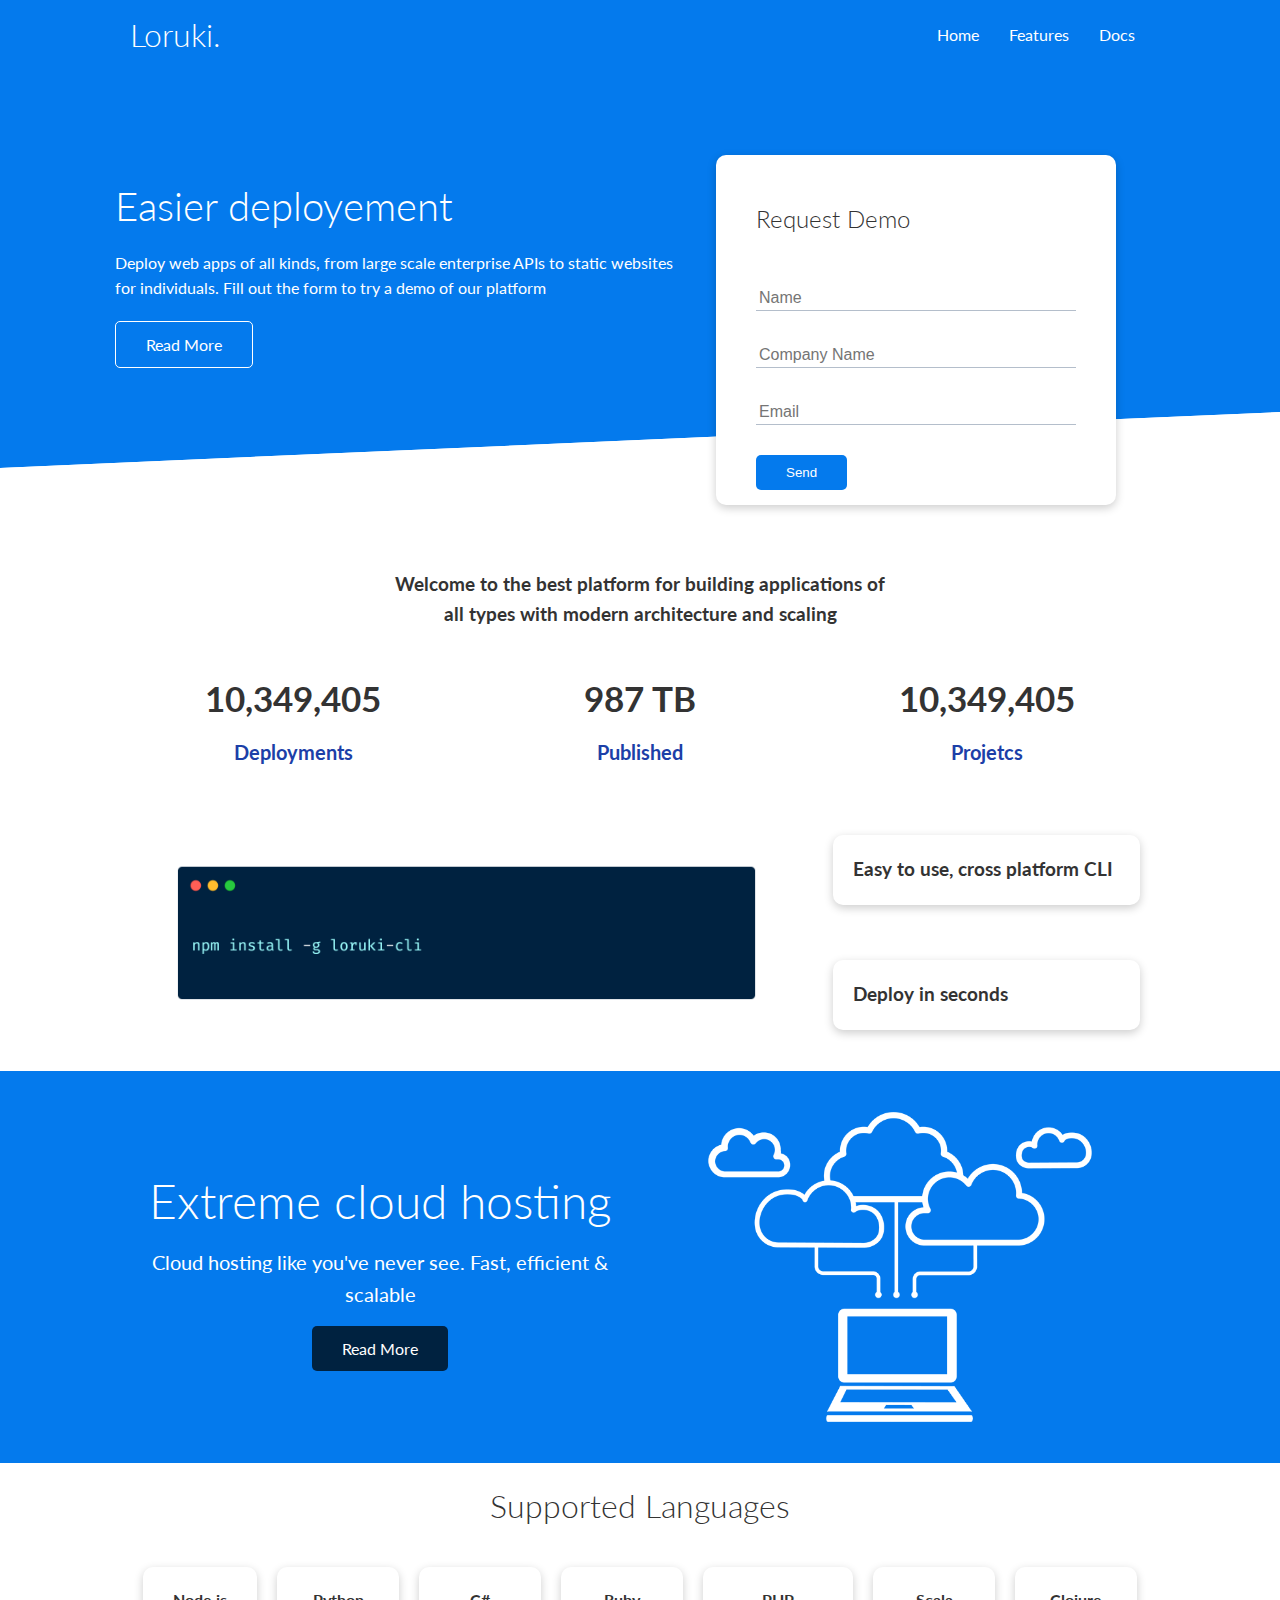
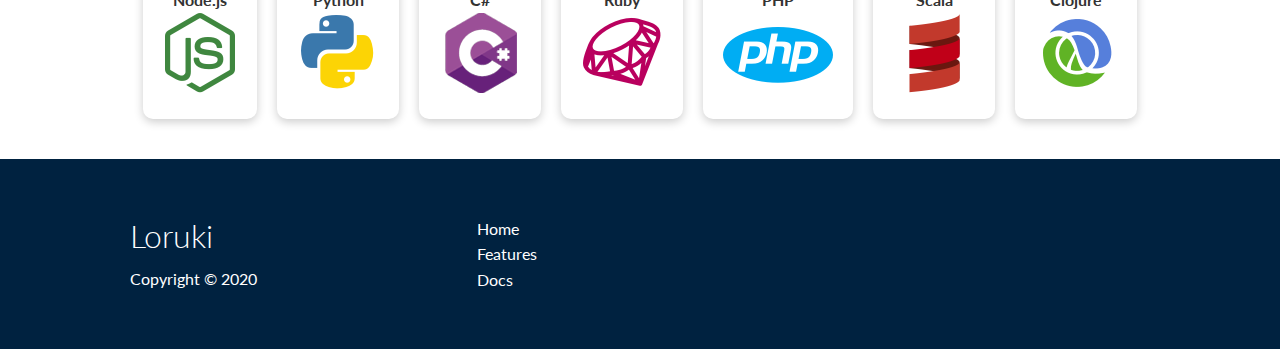
<file: index.html>
<!DOCTYPE html>
<html lang="en">
<head>
    <meta charset="UTF-8">
    <meta http-equiv="X-UA-Compatible" content="IE=edge">
    <meta name="viewport" content="width=device-width, initial-scale=1.0">
    <link rel="stylesheet" href="https://cdnjs.cloudflare.com/ajax/libs/font-awesome/6.1.1/css/all.min.css" integrity="sha512-KfkfwYDsLkIlwQp6LFnl8zNdLGxu9YAA1QvwINks4PhcElQSvqcyVLLD9aMhXd13uQjoXtEKNosOWaZqXgel0g==" crossorigin="anonymous" referrerpolicy="no-referrer" />
    <link rel="stylesheet" href="css/utilities.css"></link>
    <link rel="stylesheet" href="css/style.css"></link>
    <title>Loruki | Cloud Hosting for Everyone</title>
</head>
<body>
    <!--Nav Bar-->
    <div class="navbar">
        <div class="container flex">
            <h1 class="logo">Loruki.</h1>
            <nav>
                <ul>
                    <li><a href="index.html">Home</a></li>
                    <li><a href="features.html">Features</a></li>
                    <li><a href="docs.html">Docs</a></li>
                </ul>
            </nav>
        </div>
    </div>

    <!-- Showcase -->
    <section class="showcase">
        <div class="container grid">
            <div class="showcase-text">
                <h1>Easier deployement</h1>
                <p>Deploy web apps of all kinds, from large scale enterprise APIs to static websites for individuals. Fill out the form to try a demo of our platform</p>
                <a href="features.html" class="btn btn-outline">Read More</a>
            </div>
            
            <div class="showcase-form card">
                <h2>Request Demo</h2>
                 <form name="contact" netlify-honeypot="bot-field" method="POST" data-netlify="true">
                    <input type="hidden" name="form-name" value="contact">
                    <p class="hidden">
                        <label>Don’t fill this out if you're human: <input name="bot-field" /></label>
                      </p>
                    <div class="form-control">
                        <input type="text" name="name" placeholder="Name" required>
                    </div>
                    <div class="form-control">
                        <input type="text" name="company" placeholder="Company Name" required>
                    </div>
                    <div class="form-control">
                        <input type="email" name="email" placeholder="Email" required>
                    </div>
                    <input type="submit" value="Send" class="btn btn-primary">
                </form>
            </div>
        </div>

        
    </section>

    <!-- Stats -->
    <section class="stats">
        <div class="container">
            <h3 class="stats-heading text-center my-1">
                Welcome to the best platform for building applications of all types with modern architecture and scaling
            </h3>

            <div class="grid grid-3 text-center my-4">
                <div>
                    <i class="fas fa-server fa-3x"></i>
                    <h3>10,349,405</h3>
                    <p class="text-secondary">Deployments</p>
                </div>
                <div>
                    <i class="fas fa-upload fa-3x"></i>
                    <h3>987 TB</h3>
                    <p class="text-secondary">Published</p>
                </div>
                <div>
                    <i class="fas fa-project-diagram fa-3x"></i>
                    <h3>10,349,405</h3>
                    <p class="text-secondary">Projetcs</p>
                </div>
            </div>


        </div>
    </section>

    <!-- Cli -->
    <section class="cli">
        <div class="container grid">
            <img src="images/cli.png" alt="">
        <div class="card">
            <h3>Easy to use, cross platform CLI</h3>
        </div>
        <div class="card">
            <h3>Deploy in seconds</h3>
        </div>
        </div>
    </section>

    <!-- Cloud -->
    <section class="cloud bg-primary my-2 py-2">
        <div class="container grid">
            <div class="text-center">
                <h2 class="lg">Extreme cloud hosting</h2>
                <p class="lead my-1">Cloud hosting like you've never see. Fast, efficient & scalable</p>
                <a href="features.html" class="btn btn-dark">Read More</a>
            </div>
            <img src="images/cloud.png" alt="">
        </div>

    </section>

    <!-- Languages -->
    <section class=" languages">
        <h2 class="md text-center my-2">
            Supported Languages
        </h2>
        <div class="container flex">
            <div class="card">
                <h4>Node.js</h4>
                <img src="images/logos/node.png" alt="">
            </div>
            <div class="card">
                <h4>Python</h4>
                <img src="images/logos/python.png" alt="">
              </div>
              <div class="card">
                <h4>C#</h4>
                <img src="images/logos/csharp.png" alt="">
              </div>
              <div class="card">
                <h4>Ruby</h4>
                <img src="images/logos/ruby.png" alt="">
              </div>
              <div class="card">
                <h4>PHP</h4>
                <img src="images/logos/php.png" alt="">
              </div>
              <div class="card">
                <h4>Scala</h4>
                <img src="images/logos/scala.png" alt="">
              </div>
              <div class="card">
                <h4>Clojure</h4>
                <img src="images/logos/clojure.png" alt="">
              </div>
        </div>
    </section>

    <!-- Footer -->
    <footer class="footer bg-dark py-5">

        <div class="container grid grid-3">
            <div>
                <h1>Loruki</h1>
                <p>Copyright &copy; 2020</p>
            </div>
            <nav>
                <ul>
                    <li><a href="index.html">Home</a></li>
                    <li><a href="features.html">Features</a></li>
                    <li><a href="docs.html">Docs</a></li>
                </ul>
            </nav>
            <div class="social">
                <a href="index.html"><i class="fab fa-twitter fa-2x"></i></a>
                <a href="index.html"><i class="fab fa-facebook fa-2x"></i></a>
                <a href="index.html"><i class="fab fa-instagram fa-2x"></i></a>
                <a href="index.html"><i class="fab fa-github fa-2x"></i></a>
            </div>
        </div>
    </footer>
</body>
</html>
</file>
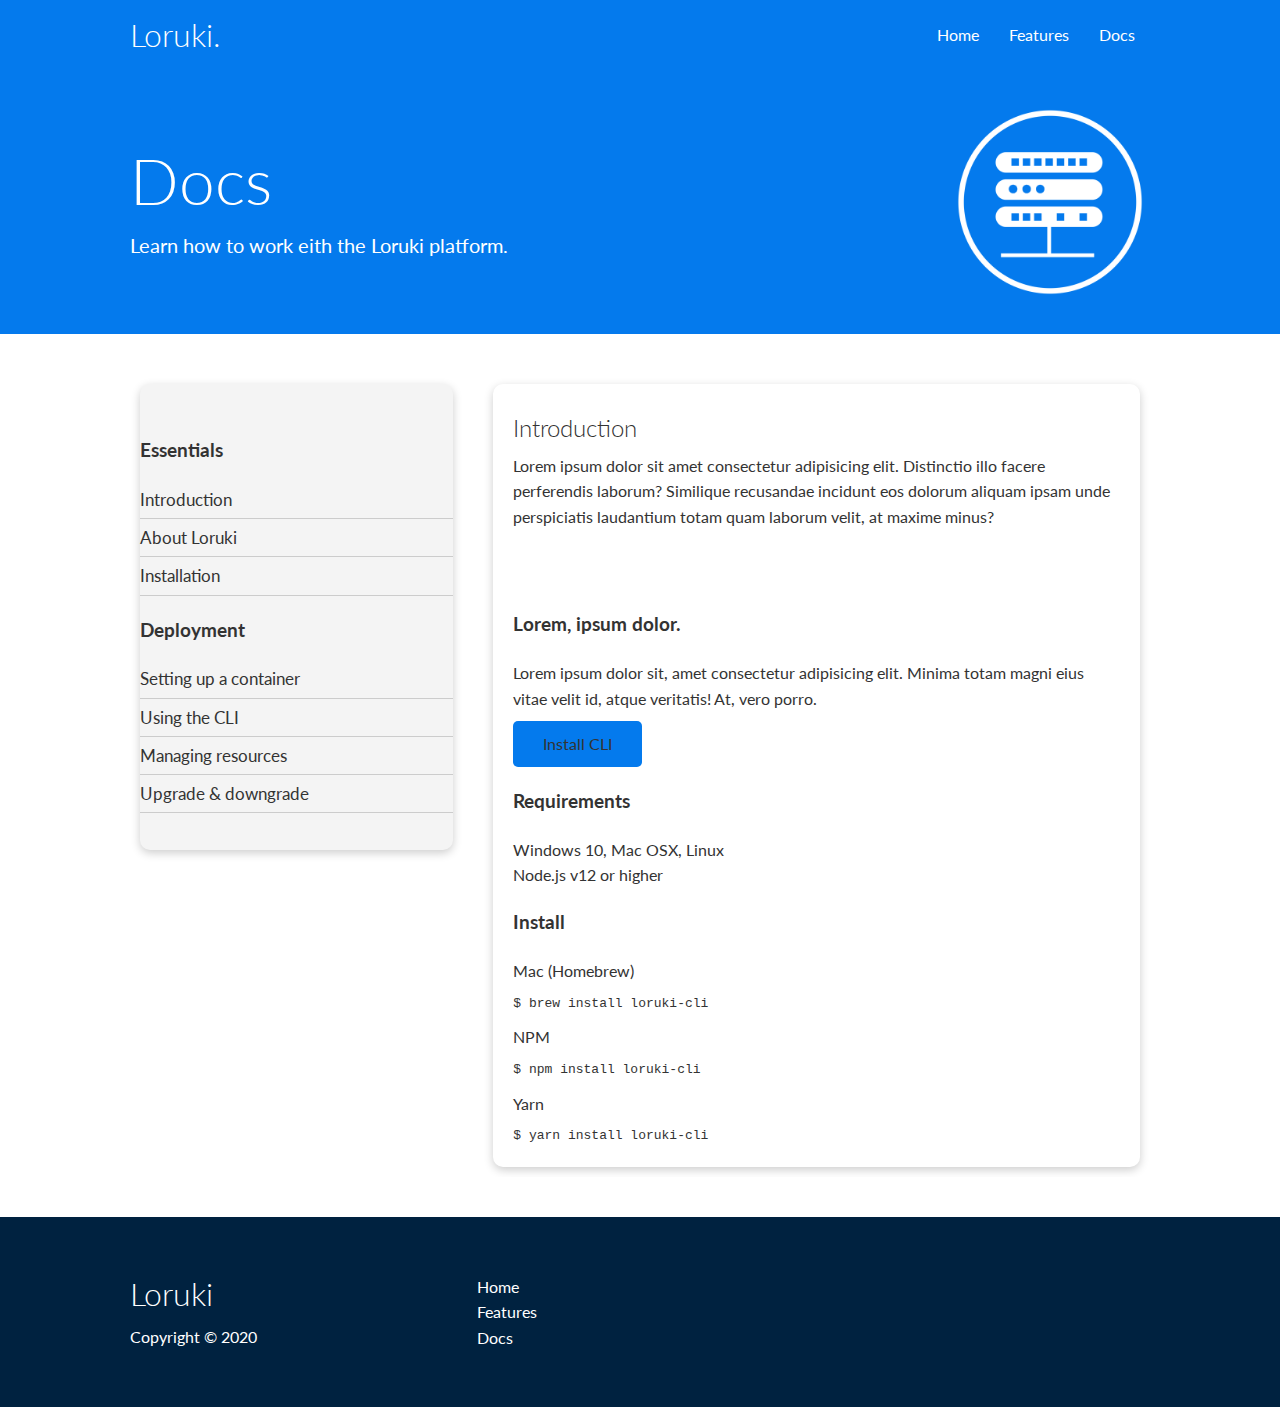
<file: docs.html>
<!DOCTYPE html>
<html lang="en">
<head>
    <meta charset="UTF-8">
    <meta http-equiv="X-UA-Compatible" content="IE=edge">
    <meta name="viewport" content="width=device-width, initial-scale=1.0">
    <link rel="stylesheet" href="https://cdnjs.cloudflare.com/ajax/libs/font-awesome/6.1.1/css/all.min.css" integrity="sha512-KfkfwYDsLkIlwQp6LFnl8zNdLGxu9YAA1QvwINks4PhcElQSvqcyVLLD9aMhXd13uQjoXtEKNosOWaZqXgel0g==" crossorigin="anonymous" referrerpolicy="no-referrer" />
    <link rel="stylesheet" href="css/utilities.css"></link>
    <link rel="stylesheet" href="css/style.css"></link>
    <title>Loruki | Cloud Hosting for Everyone</title>
</head>
<body>
    <!--Nav Bar-->
    <div class="navbar">
        <div class="container flex">
            <h1 class="logo">Loruki.</h1>
            <nav>
                <ul>
                    <li><a href="index.html">Home</a></li>
                    <li><a href="features.html">Features</a></li>
                    <li><a href="docs.html">Docs</a></li>
                </ul>
            </nav>
        </div>
    </div>

    <!-- Head -->
    <section class="docs-head bg-primary py-3">
        <div class="container grid">
            <div>
                <h1 class="xl">Docs</h1>
                <p class="lead">
                    Learn how to work eith the Loruki platform.
                </p>
            </div>
            <img src="images/server.png" alt="">
        </div>
    </section>

     <!-- Docs main -->
     <section class="docs-main my-4">
        <div class="container grid">
            <div class="card bg-light p-3">
                <h3 class="my-2">Essentials</h3>
                <nav>
                    <ul>
                        <li><a class="text-primary" href="#">Introduction</a></li>
                        <li><a href="#">About Loruki</a></li>
                        <li><a href="#">Installation</a></li>
                    </ul>
                </nav>

                <h3 class="my-2">Deployment</h3>
                <nav>
                    <ul>
                        <li><a href="#">Setting up a container</a></li>
							<li><a href="#">Using the CLI</a></li>
							<li><a href="#">Managing resources</a></li>
							<li><a href="#">Upgrade & downgrade</a></li>
                    </ul>
                </nav>
            </div>
            <div class="card">
                <h2>Introduction</h2>
                <p>Lorem ipsum dolor sit amet consectetur adipisicing elit. Distinctio illo facere perferendis laborum? Similique recusandae incidunt eos dolorum aliquam ipsam unde perspiciatis laudantium totam quam laborum velit, at maxime minus?</p>

                <div class="alert alert-success">
                    <i class="fas fa-info"></i> Lorem ipsum dolor sit amet consectetur adipisicing elit. Quae, animi?
                </div>

                <h3>Lorem, ipsum dolor.</h3>
                <p>Lorem ipsum dolor sit, amet consectetur adipisicing elit. Minima totam magni eius vitae velit id, atque veritatis! At, vero porro.</p>
                <a href="#" class="btn btn-primary">Install CLI</a>

                <h3>Requirements</h3>
                <ul>
                    <li>Windows 10, Mac OSX, Linux</li>
                    <li>Node.js v12 or higher</li>
                </ul>

                <h3>Install</h3>
                <p>Mac (Homebrew)</p>
                <pre><code>$ brew install loruki-cli</code></pre>
                <p>NPM</p>
                <pre><code>$ npm install loruki-cli</code></pre>
                <p>Yarn</p>
                <pre><code>$ yarn install loruki-cli</code></pre>

            </div>
        </div>
    </section>

    <!-- Footer -->
    <footer class="footer bg-dark py-5">

        <div class="container grid grid-3">
            <div>
                <h1>Loruki</h1>
                <p>Copyright &copy; 2020</p>
            </div>
            <nav>
                <ul>
                    <li><a href="index.html">Home</a></li>
                    <li><a href="features.html">Features</a></li>
                    <li><a href="docs.html">Docs</a></li>
                </ul>
            </nav>
            <div class="social">
                <a href="index.html"><i class="fab fa-twitter fa-2x"></i></a>
                <a href="index.html"><i class="fab fa-facebook fa-2x"></i></a>
                <a href="index.html"><i class="fab fa-instagram fa-2x"></i></a>
                <a href="index.html"><i class="fab fa-github fa-2x"></i></a>
            </div>
        </div>
    </footer>
</body>
</html>
</file>
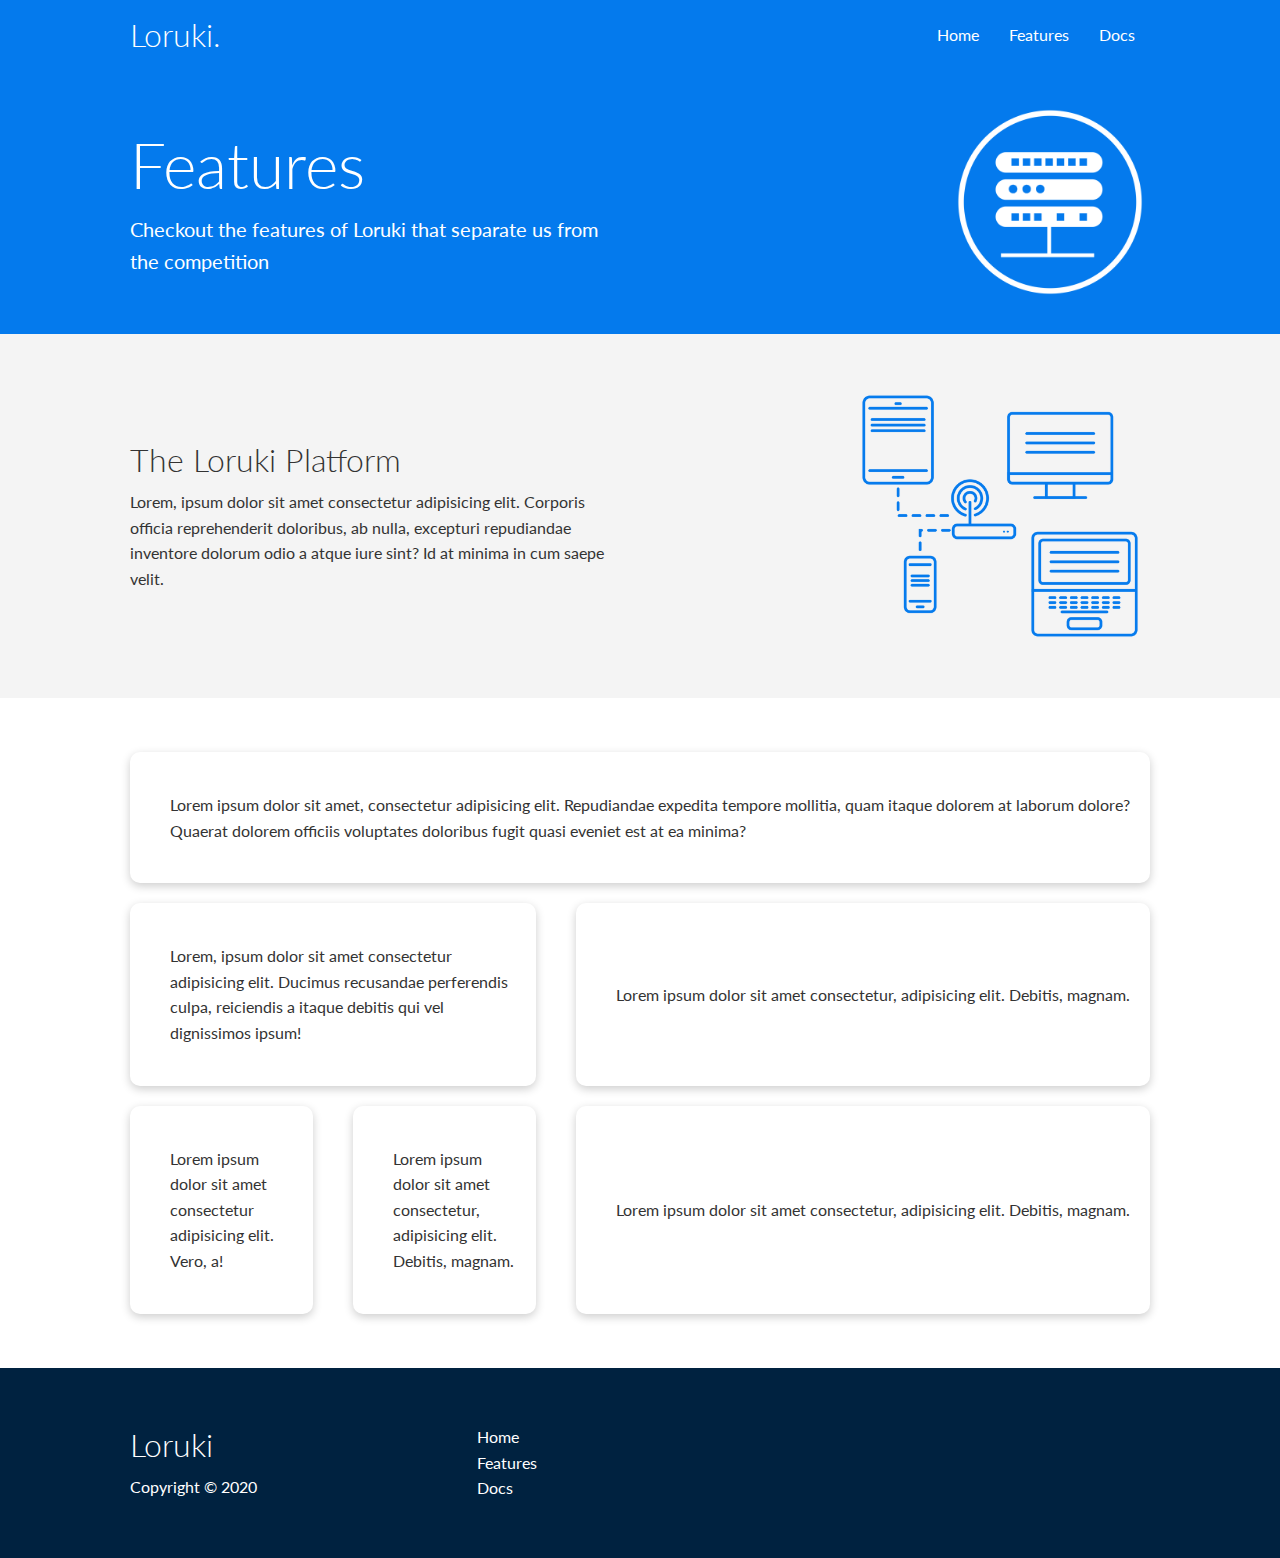
<file: features.html>
<!DOCTYPE html>
<html lang="en">
<head>
    <meta charset="UTF-8">
    <meta http-equiv="X-UA-Compatible" content="IE=edge">
    <meta name="viewport" content="width=device-width, initial-scale=1.0">
    <link rel="stylesheet" href="https://cdnjs.cloudflare.com/ajax/libs/font-awesome/6.1.1/css/all.min.css" integrity="sha512-KfkfwYDsLkIlwQp6LFnl8zNdLGxu9YAA1QvwINks4PhcElQSvqcyVLLD9aMhXd13uQjoXtEKNosOWaZqXgel0g==" crossorigin="anonymous" referrerpolicy="no-referrer" />
    <link rel="stylesheet" href="css/utilities.css"></link>
    <link rel="stylesheet" href="css/style.css"></link>
    <title>Loruki | Cloud Hosting for Everyone</title>
</head>
<body>
    <!--Nav Bar-->
    <div class="navbar">
        <div class="container flex">
            <h1 class="logo">Loruki.</h1>
            <nav>
                <ul>
                    <li><a href="index.html">Home</a></li>
                    <li><a href="features.html">Features</a></li>
                    <li><a href="docs.html">Docs</a></li>
                </ul>
            </nav>
        </div>
    </div>

    <!-- Head -->
    <section class="features-head bg-primary py-3">
        <div class="container grid">
            <div>
                <h1 class="xl">Features</h1>
                <p class="lead">
                    Checkout the features of Loruki that separate us from the competition
                </p>
            </div>
            <img src="images/server.png" alt="">
        </div>
    </section>


    <!-- Sub head -->
    <section class="features-sub-head bg-light py-3">
        <div class="container grid">
            <div>
                <h1 class="md">The Loruki Platform</h1>
                <p>Lorem, ipsum dolor sit amet consectetur adipisicing elit. Corporis officia reprehenderit doloribus, ab nulla, excepturi repudiandae inventore dolorum odio a atque iure sint? Id at minima in cum saepe velit.</p>
            </div>
            <img src="images/server2.png" alt="">
        </div>
    </section>

    <section class="features-main my-2">
        <div class="container grid">
            <div class="card flex">
                <i class="fas fa-server fa-3x"></i>
                <p>Lorem ipsum dolor sit amet, consectetur adipisicing elit. Repudiandae expedita tempore mollitia, quam itaque dolorem at laborum dolore? Quaerat dolorem officiis voluptates doloribus fugit quasi eveniet est at ea minima?</p>
            </div>
            <div class="card flex">
                <i class="fas fa-network-wired fa-3x"></i>
                <p>
                    Lorem, ipsum dolor sit amet consectetur adipisicing elit. Ducimus
                    recusandae perferendis culpa, reiciendis a itaque debitis qui vel
                    dignissimos ipsum!
                </p>
            </div>
            <div class="card flex">
                <i class="fas fa-laptop-code fa-3x"></i>
                <p>
                    Lorem ipsum dolor sit amet consectetur, adipisicing elit. Debitis,
                    magnam.
                </p>
            </div>
            <div class="card flex">
                <i class="fas fa-database fa-3x"></i>
                <p>
                    Lorem ipsum dolor sit amet consectetur adipisicing elit. Vero, a!
                </p>
            </div>
            <div class="card flex">
                <i class="fas fa-power-off fa-3x"></i>
                <p>
                    Lorem ipsum dolor sit amet consectetur, adipisicing elit. Debitis,
                    magnam.
                </p>
            </div>
            <div class="card flex">
                <i class="fas fa-upload fa-3x"></i>
                <p>
                    Lorem ipsum dolor sit amet consectetur, adipisicing elit. Debitis,
                    magnam.
                </p>
            </div>
        </div>
    </section>
    <!-- Footer -->
    <footer class="footer bg-dark py-5">

        <div class="container grid grid-3">
            <div>
                <h1>Loruki</h1>
                <p>Copyright &copy; 2020</p>
            </div>
            <nav>
                <ul>
                    <li><a href="index.html">Home</a></li>
                    <li><a href="features.html">Features</a></li>
                    <li><a href="docs.html">Docs</a></li>
                </ul>
            </nav>
            <div class="social">
                <a href="index.html"><i class="fab fa-twitter fa-2x"></i></a>
                <a href="index.html"><i class="fab fa-facebook fa-2x"></i></a>
                <a href="index.html"><i class="fab fa-instagram fa-2x"></i></a>
                <a href="index.html"><i class="fab fa-github fa-2x"></i></a>
            </div>
        </div>
    </footer>
</body>
</html>
</file>
<file: css/utilities.css>
/* Utilities */
.container {
  max-width: 1100px;
  margin: 0 auto;
  overflow: auto;
  padding: 0 40px; /* for small screen  */
}

.flex {
  display: flex;
  justify-content: center;
  align-items: center;
  height: 100%;
}

.grid {
  display: grid;
  grid-template-columns: repeat(2, 1fr);
  gap: 20px;
  justify-content: center;
  align-items: center;
  height: 100%;
}

.card {
  background-color: #fff;
  color: #333;
  border-radius: 10px;
  box-shadow: 0 3px 10px rgba(0, 0, 0, 0.2);
  padding: 20px;
  margin: 10px;
}

.btn {
  display: inline-block;
  padding: 10px 30px;
  cursor: pointer;
  background: var(--primary-color);
  color: #fff;
  border: none;
  border-radius: 5px;
}

.btn-outline {
  background-color: transparent;
  border: 1px #fff solid;
}

.btn:hover {
  transform: scale(0.98);
}
.grid-3 {
  grid-template-columns: repeat(3, 1fr);
}

.text-center {
  text-align: center;
}

.bg-primary,
.btn-primary {
  background-color: var(--primary-color);
  color: #fff;
}

.bg-secondary,
.btn-secondary {
  background-color: var(--secondary-color);
  color: #fff;
}

.bg-light,
.btn-light {
  background-color: var(--light-color);
  color: #fff;
}
.bg-dark,
.btn-dark {
  background-color: var(--dark-color);
  color: #fff;
}

.bg-primary a,
.btn-primary a,
.bg-secondary a,
.btn-secondary a,
.bg-light a,
.btn-light a,
.bg-dark a,
.btn-dark a {
  color: #fff;
}

/* 
Text sizes */
.lead {
  font-size: 20px;
}

.sm {
  font-size: 1rem;
}

.md {
  font-size: 2rem;
}

.lg {
  font-size: 3rem;
}

.xl {
  font-size: 4rem;
}

/* margin */
.my-1 {
  margin: 1rem 0;
}
.my-2 {
  margin: 1.5rem 0;
}
.my-3 {
  margin: 2rem 0;
}
.my-4 {
  margin: 2.5rem 0;
}
.my-5 {
  margin: 3rem 0;
}

.m-1 {
  margin: 1rem 0;
}
.m-2 {
  margin: 1.5rem 0;
}
.m-3 {
  margin: 2rem 0;
}
.m-4 {
  margin: 2.5rem 0;
}
.m-5 {
  margin: 3rem 0;
}

/* padding */
.py-1 {
  padding: 1rem 0;
}
.py-2 {
  padding: 1.5rem 0;
}
.py-3 {
  padding: 2rem 0;
}
.py-4 {
  padding: 2.5rem 0;
}
.py-5 {
  padding: 3rem 0;
}

.p-1 {
  padding: 1rem 0;
}
.p-2 {
  padding: 1.5rem 0;
}
.p-3 {
  padding: 2rem 0;
}
.p-4 {
  padding: 2.5rem 0;
}
.p-5 {
  padding: 3rem 0;
}

/* Alert */
.alert {
  background-color: var(--light-color);
  padding: 10px 20px;
  font-weight: bold;
  margin: 15px 0;
}

.alert i {
  margin-right: 10px;
}

.alert-success {
  background-color: var(--success-color);
  color: #fff;
}

.alert-error {
  background-color: var(--error-color);
  color: #fff;
}

/* Text colors */
.text-primary {
  color: var(--primary-color);
}

.text-secondary {
  color: var(--secondary-color);
}

.text-dark {
  color: var(--dark-color);
}

.text-light {
  color: var(--light-color);
}
</file>
<file: css/style.css>
@import url("https://fonts.googleapis.com/css2?family=Lato:wght@300&display=swap");

:root {
  --primary-color: #047aed;
  --secondary-color: #1c3fa8;
  --dark-color: #002240;
  --light-color: #f4f4f4;
}

* {
  box-sizing: border-box;
  padding: 0;
  margin: 0;
}

body {
  font-family: "Lato", sans-serif;
  color: #333;
  line-height: 1.6;
}
ul {
  list-style-type: none;
}
a {
  text-decoration: none;
  color: #333;
}

h1,
h2 {
  font-weight: 300;
  line-height: 1.2;
  margin: 10px 0;
}

p {
  margin: 10px 0;
}

img {
  width: 100%;
}

/* //this is related to nelify spam protection */
.hidden {
  visibility: hidden;
  height: 0;
}

/* 
Nav bar */
.navbar {
  background-color: var(--primary-color);
  color: #fff;
  height: 70px;
}

.navbar ul {
  display: flex;
}

.navbar a {
  color: #fff;
  padding: 10px;
  margin: 0 5px;
}

.navbar a:hover {
  border-bottom: 2px #fff solid;
}

.navbar .flex {
  justify-content: space-between;
}

/* Showacase */
.showcase {
  background-color: var(--primary-color);
  color: #fff;
  position: relative;
  height: 400px;
}

.showcase h1 {
  font-size: 40px;
}

.showcase p {
  margin: 20px 0;
}

.showcase-text {
  animation: slideInFromLeft 1s ease-in;
}

.showcase .grid {
  grid-template-columns: 55% 45%;
  gap: 30px;
  overflow: visible;
}

.showcase-form {
  position: relative;
  top: 60px;
  height: 350px;
  width: 400px;
  padding: 40px;
  z-index: 100;
  /* justify-self: flex-end; */
  animation: slideInFromRight 1s ease-in;
}

.showcase::after,
.showcase::before {
  content: "";
  position: absolute;
  height: 100px;
  bottom: -70px;
  right: 0;
  left: 0;
  background-color: #fff;
  transform: skewY(-2.5deg);
  -webkit-transform: skewY(-2.5deg);
  -moz-transform: skewY(-2.5deg);
  -ms-transform: skewY(-2.5deg);
  /* height: 70px; */
}

.showcase-form .form-control {
  margin: 30px 0;
}

.showcase-form input[type="text"],
.showcase-form input[type="email"] {
  border: 0px;
  border-bottom: 1px solid #b4becb;
  width: 100%;
  padding: 3px;
  font-size: 16px;
}

.showcase-form input:focus {
  outline: none;
}

/* stats */
.stats {
  padding-top: 100px;
  animation: slideInFromBottom 1s ease-in;
}

.stats-heading {
  max-width: 500px;
  margin: auto;
}

.stats .grid h3 {
  font-size: 35px;
}

.stats .grid p {
  font-size: 20px;
  font-weight: bold;
}

/* CLI */
.cli .grid {
  grid-template-columns: repeat(3, 1fr);
  grid-template-rows: repeat(2, 1fr);
}

.cli .grid > *:first-child {
  grid-column: 1 / span 2;
  grid-row: 1 / span 2;
}

/* Cloud */
.clound .grid {
  grid-template-columns: 4fr 3fr;
}

/* Languages */

.languages .flex {
  flex-wrap: wrap;
}

.languages .card {
  text-align: center;
  margin: 18px 10px 40px;
  transition: transform 0.2s ease-in;
}

.languages .card .h4 {
  font-size: 20px;
  margin-bottom: 10px;
}

.languages .card:hover {
  transform: translateY(-15px);
}

.footer .social a {
  margin: 0 10px;
}

/* Features */
.features-head img,
.docs-head img {
  width: 200px;
  justify-self: flex-end;
}

/* Docs */
.docs-main h3,
.docs-main nav ul li {
  color: #333;
}

.docs-main h3 {
  margin: 20px 0;
}

.docs-main .grid {
  grid-template-columns: 1fr 2fr;
  align-items: flex-start;
}

.docs-main nav li {
  font-size: 17px;
  padding-bottom: 5px;
  margin-bottom: 5px;
  border-bottom: 1px #ccc solid;
}

.docs-main a {
  color: #333;
}

.docs-main a:hover {
  font-weight: bold;
}

/* Features sub head */
.features-sub-head {
  color: #333;
}

.features-sub-head img {
  width: 300px;
  justify-self: flex-end;
}

.features-main .card > i {
  margin-right: 20px;
}

.features-main .grid {
  padding: 30px;
}

.features-main .grid > *:first-child {
  grid-column: 1 / span 3;
}

.features-main .grid > *:nth-child(2) {
  grid-column: 1 / span 2;
}

/* Animations */
@keyframes slideInFromLeft {
  0% {
    transform: translateX(-100%);
  }

  100% {
    transform: translateX(0);
  }
}

@keyframes slideInFromRight {
  0% {
    transform: translateX(100%);
  }

  100% {
    transform: translateX(0);
  }
}

@keyframes slideInFromTop {
  0% {
    transform: translateY(-100%);
  }

  100% {
    transform: translateX(0);
  }
}

@keyframes slideInFromBottom {
  0% {
    transform: translateY(100%);
  }

  100% {
    transform: translateX(0);
  }
}

/* Tablests and under */
@media (max-width: 768px) {
  .grid,
  .showcase .grid,
  .stats .grid,
  .cli .grid,
  .cloud .grid,
  .features-main .grid,
  .docs-main .grid {
    grid-template-columns: 1fr;
    grid-template-rows: 1fr;
  }

  .showcase {
    height: auto;
  }

  .showcase-text {
    text-align: center;
    margin-top: 40px;
    animation: slideInFromTop 1s ease-in;
  }

  .showcase-form {
    justify-self: center;
    margin: auto;
    animation: slideInFromBottom 1s ease-in;
  }

  .cli .grid > *:first-child {
    grid-column: 1;
    grid-row: 1;
  }

  .features-head,
  .features-sub-head,
  .docs-head {
    text-align: center;
  }

  .features-head img,
  .features-sub-head img,
  .docs-head img {
    justify-self: center;
  }

  .features-main .grid > *:first-child,
  .features-main .grid > *:nth-child(2) {
    grid-column: 1;
  }
}

/* Mobile */
@media (max-width: 500px) {
  .navbar {
    height: 110px;
  }

  .navbar .flex {
    flex-direction: column;
  }

  .navbar ul {
    padding: 10px;
    background-color: rgba(0, 0, 0, 0.1);
  }
}
</file>
